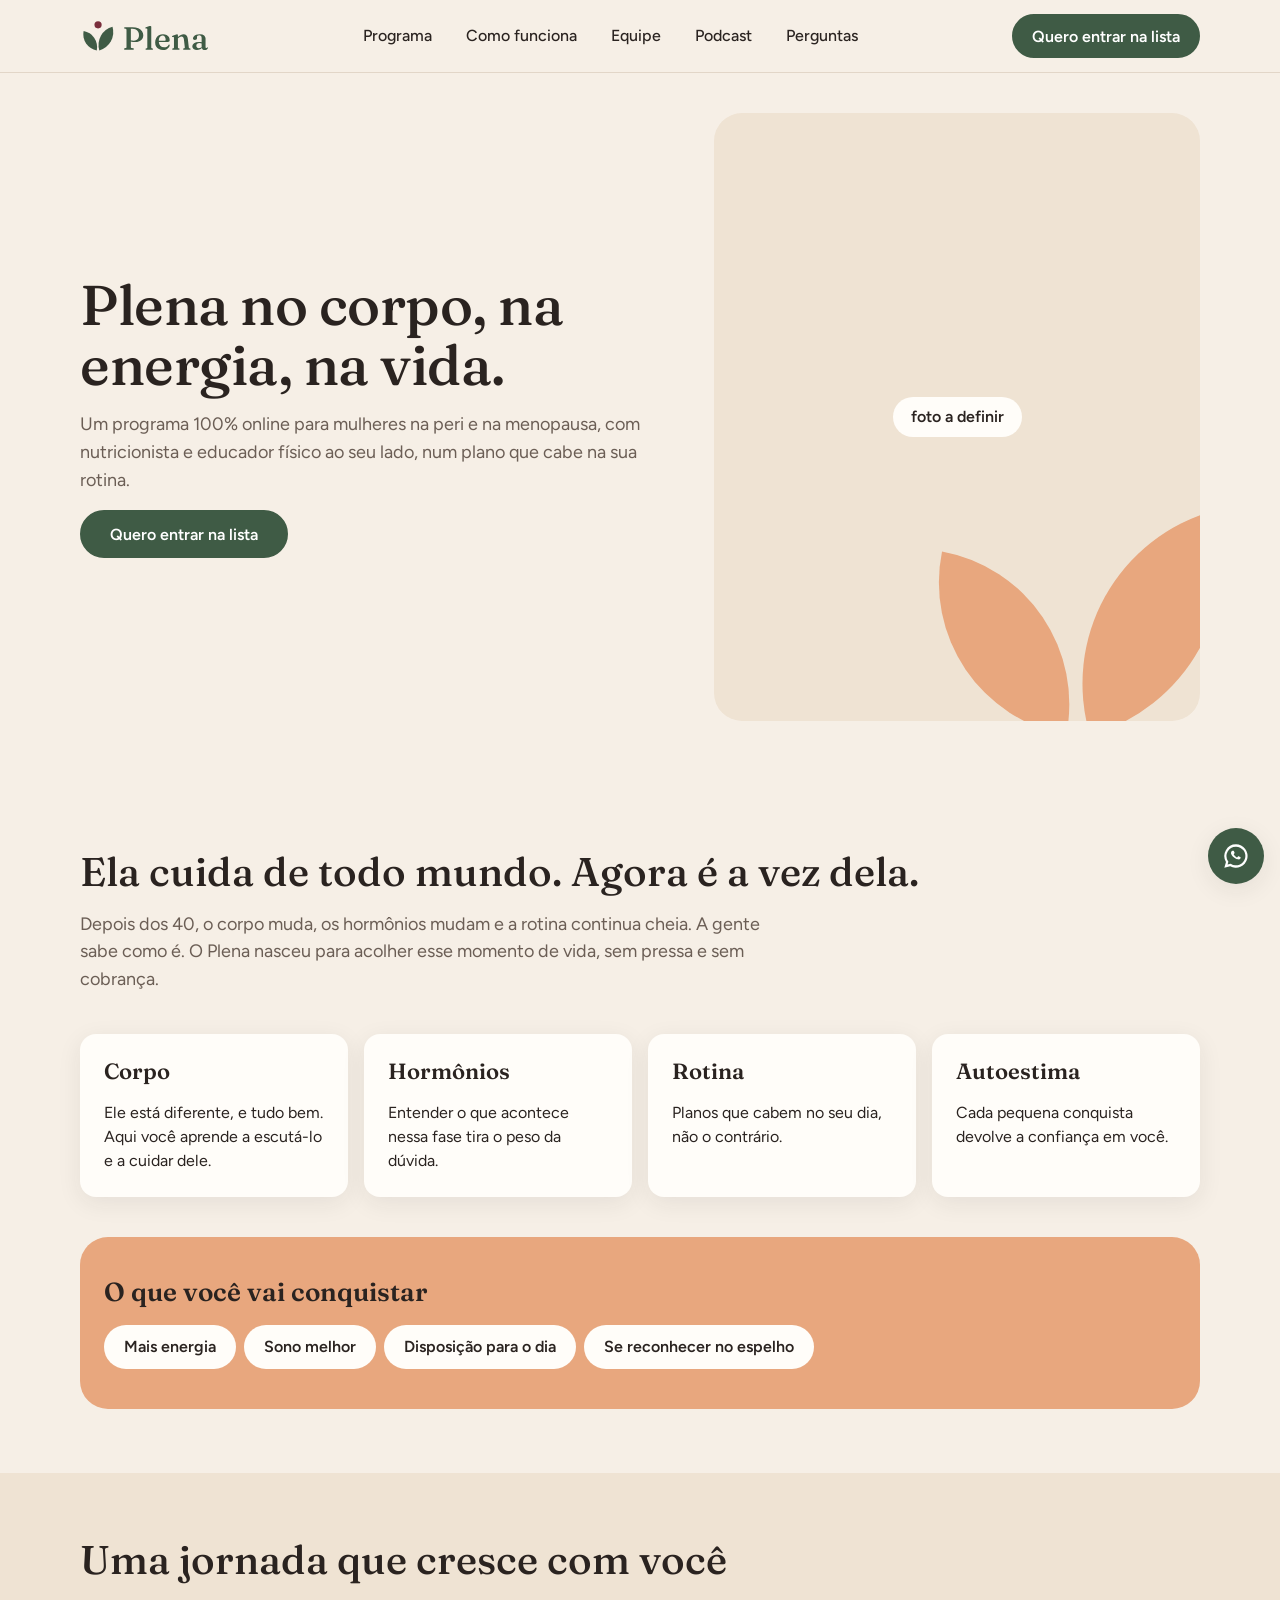
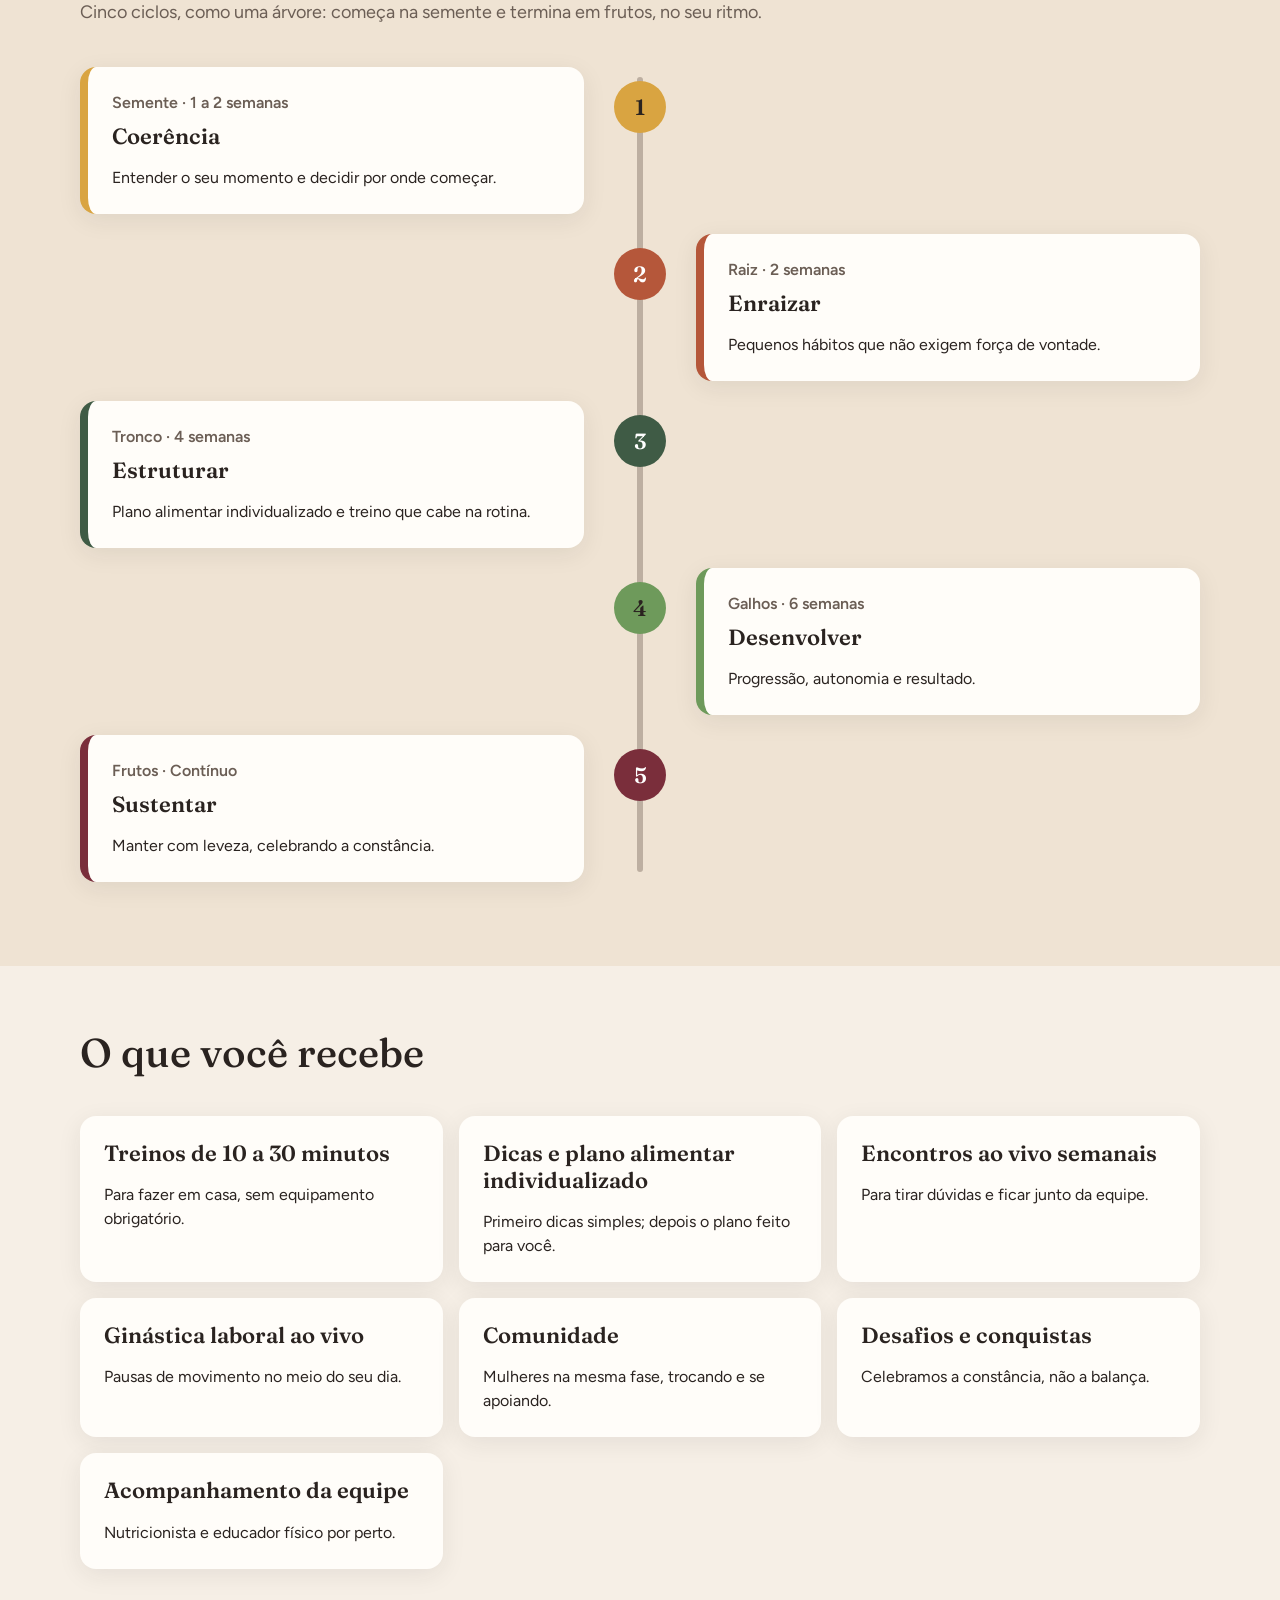
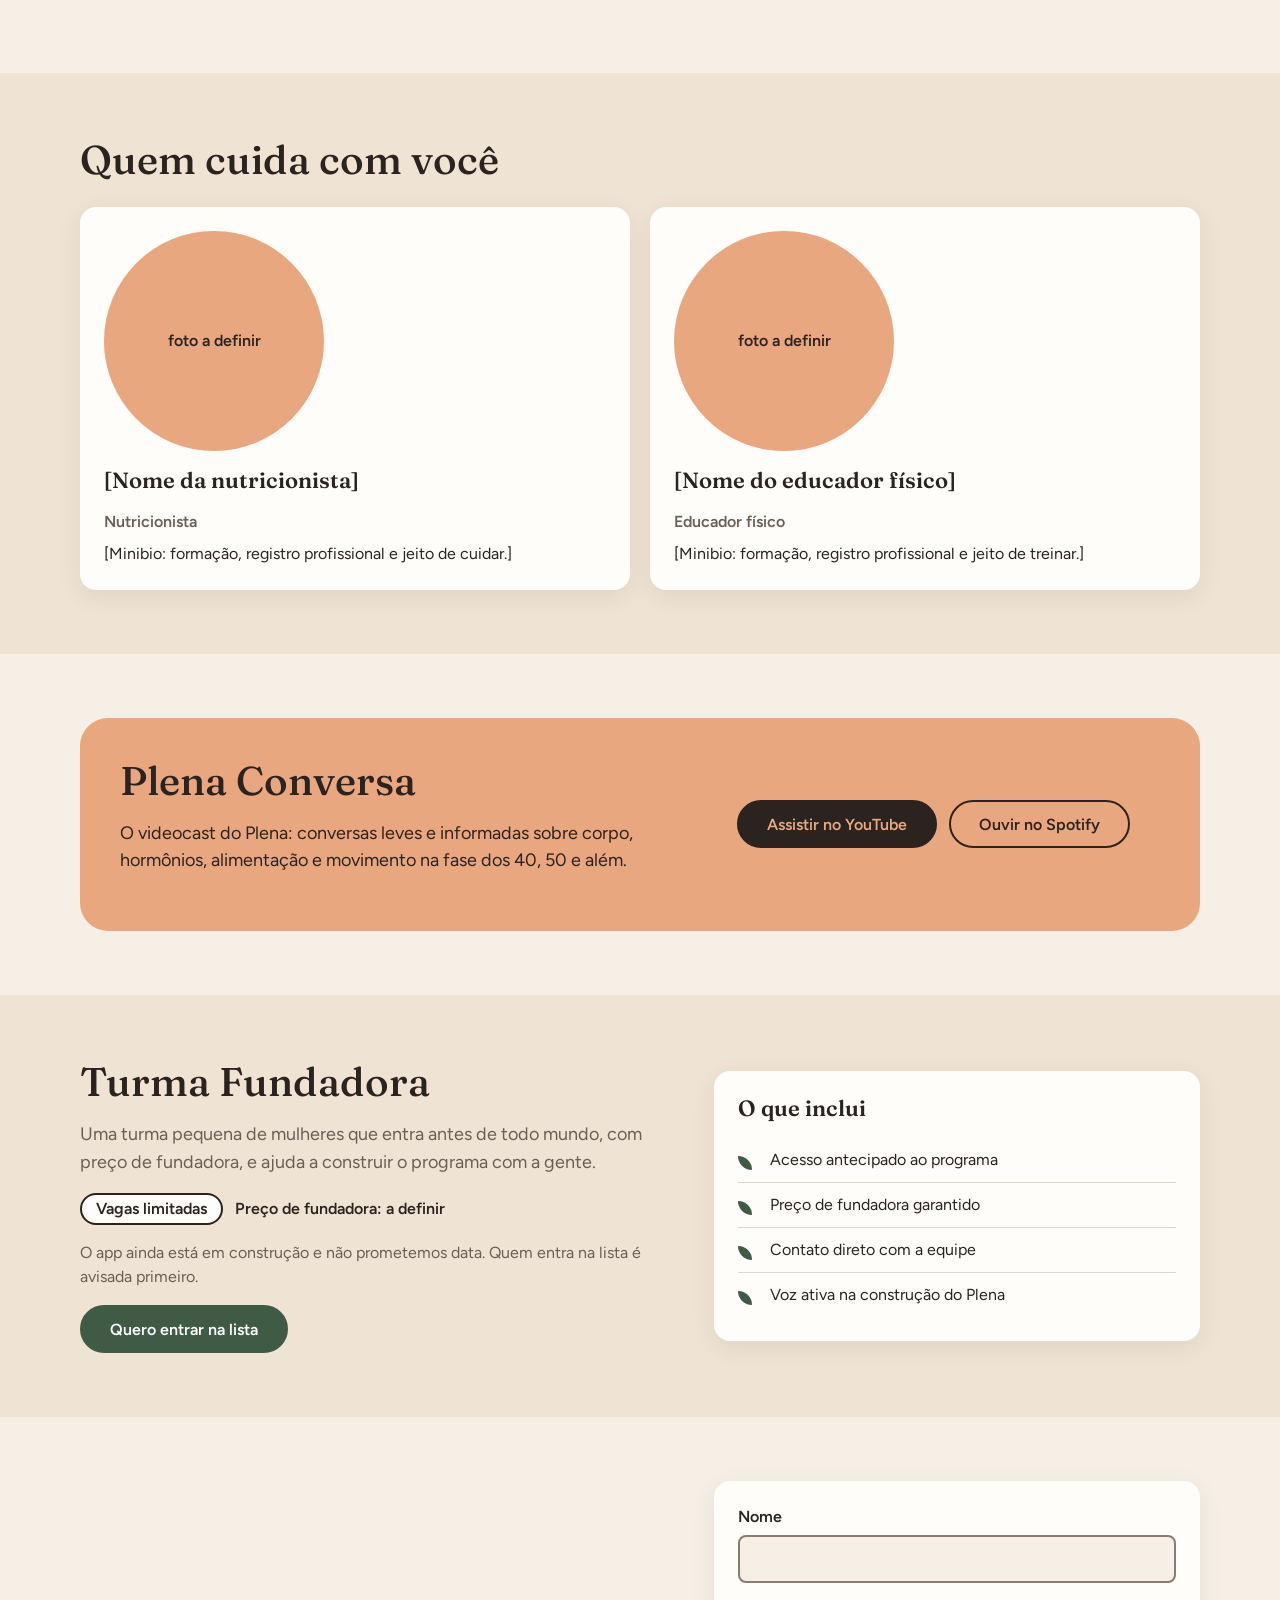
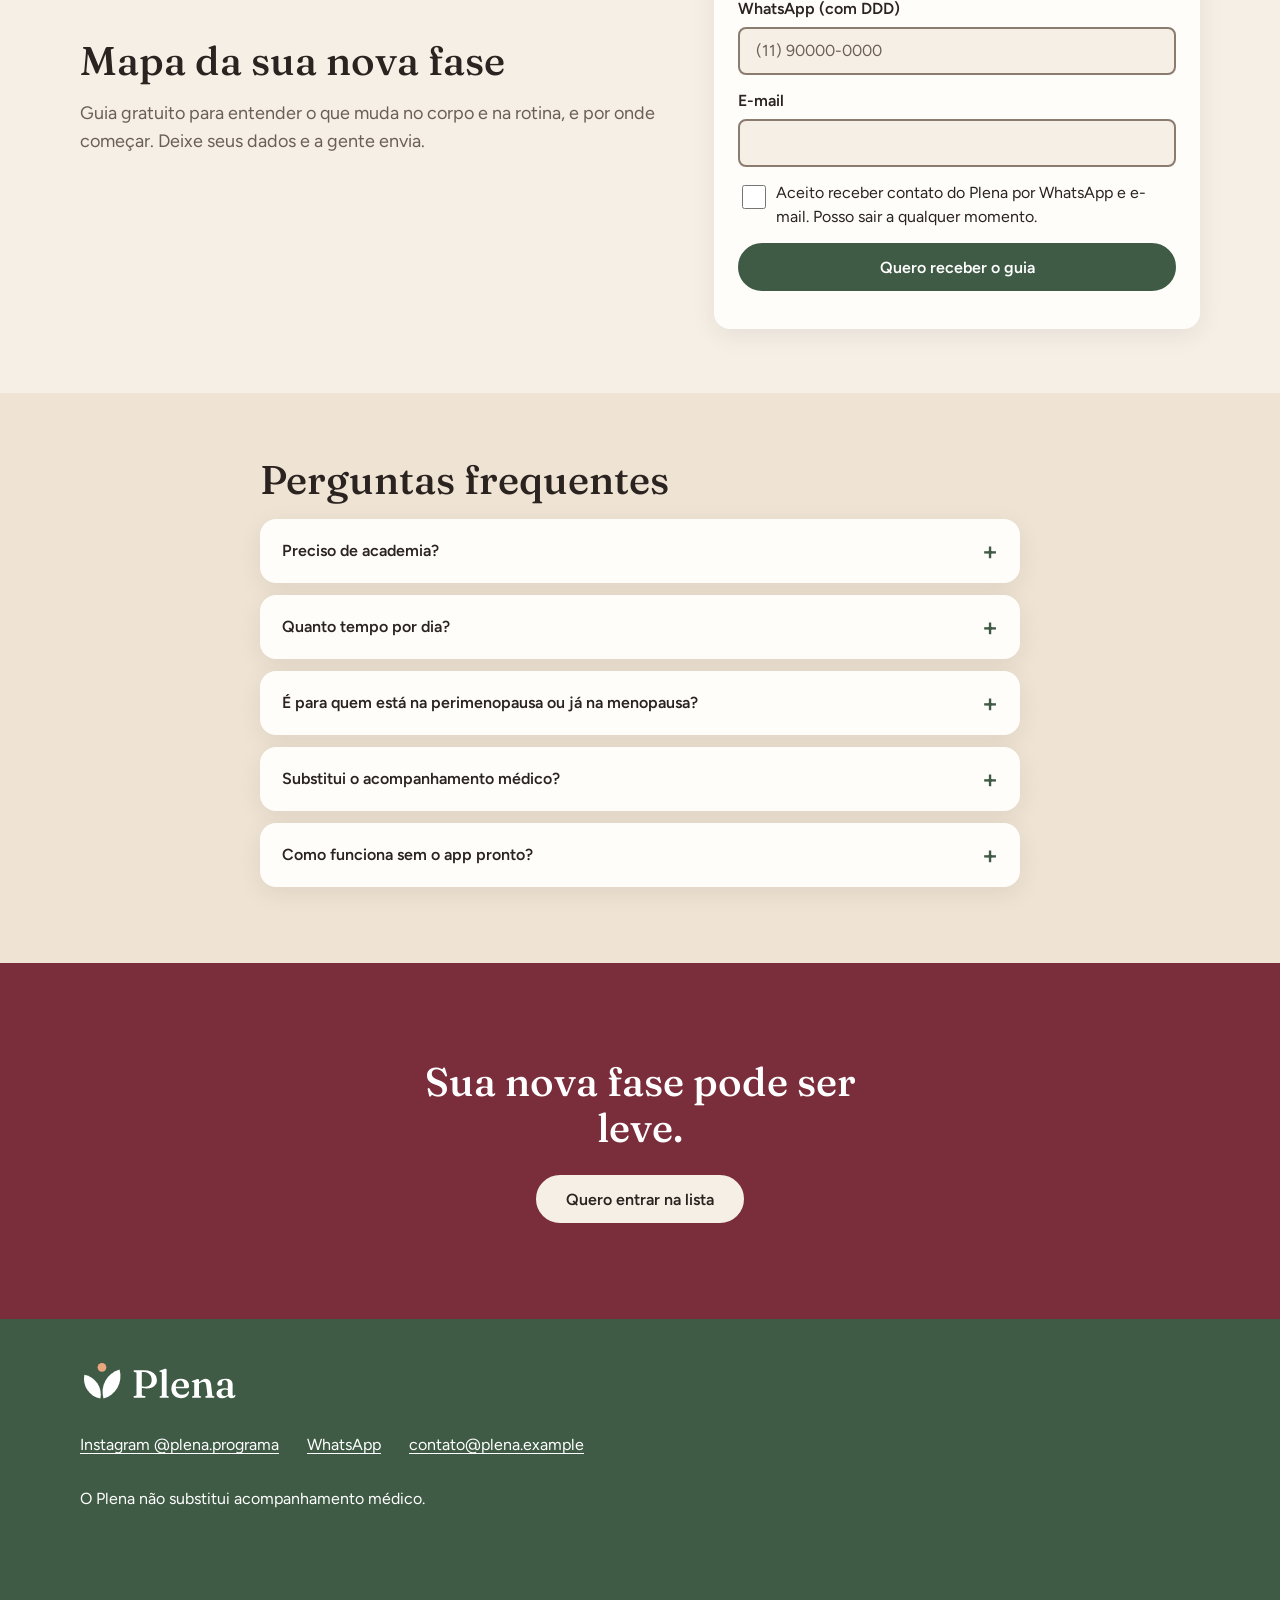
<file: plena-site/index.html>
<!DOCTYPE html>
<html lang="pt-BR">
<head>
<meta charset="UTF-8">
<meta name="viewport" content="width=device-width, initial-scale=1">
<title>Plena | Programa online de saúde para mulheres na menopausa e perimenopausa</title>
<meta name="description" content="Programa 100% online de saúde da mulher 40+ na perimenopausa e na menopausa, com nutricionista e educador físico. Treino em casa que cabe na rotina. Entre na lista de espera.">
<meta name="keywords" content="menopausa, perimenopausa, saúde da mulher 40+, treino em casa, nutricionista, educador físico">
<meta name="theme-color" content="#3f5b45">
<link rel="icon" type="image/svg+xml" href="assets/logos/plena-simbolo.svg">
<link rel="apple-touch-icon" href="assets/logos/plena-icone-app.svg">
<meta property="og:type" content="website">
<meta property="og:locale" content="pt_BR">
<meta property="og:title" content="Plena: no corpo, na energia, na vida.">
<meta property="og:description" content="Programa online para mulheres na peri e na menopausa, com nutricionista e educador físico. Entre na lista da Turma Fundadora.">
<meta property="og:image" content="assets/logos/plena-icone-app.svg">
<meta name="twitter:card" content="summary">
<link rel="preload" href="assets/fonts/Fraunces-500.woff2" as="font" type="font/woff2" crossorigin>
<link rel="preload" href="assets/fonts/Figtree-400.woff2" as="font" type="font/woff2" crossorigin>
<link rel="stylesheet" href="css/tokens.css">
<link rel="stylesheet" href="css/style.css">
</head>
<body>
<a class="pular" href="#conteudo">Ir para o conteúdo</a>
<header class="topo" id="topo"></header>
<main id="conteudo"><noscript><p class="cx">Ative o JavaScript para ver o conteúdo do Plena.</p></noscript></main>
<footer class="rodape" id="rodape"></footer>
<a class="zap" id="zap" target="_blank" rel="noopener" aria-label="Conversar pelo WhatsApp">
  <svg viewBox="0 0 24 24" width="28" height="28" aria-hidden="true"><path fill="currentColor" d="M12 2a10 10 0 0 0-8.6 15.1L2 22l5-1.3A10 10 0 1 0 12 2Zm0 2a8 8 0 1 1-4.2 14.8l-.4-.2-2.6.7.7-2.5-.3-.4A8 8 0 0 1 12 4Zm-3 3.5c-.3 0-.7.2-.9.6-.3.5-.6 1.2-.2 2.2.5 1.3 1.9 3 3.7 3.9 1.8.9 2.6.8 3.2.6.6-.2 1.1-.8 1.2-1.4 0-.2 0-.4-.1-.4l-1.6-.8c-.2-.1-.4 0-.5.1l-.6.8c-.1.1-.3.2-.5.1-1.2-.5-2.1-1.4-2.6-2.4-.1-.2 0-.3.1-.5l.5-.6c.1-.1.1-.3.1-.4l-.7-1.600c-.1-.2-.2-.3-.4-.3Z"/></svg>
</a>
<dialog id="modal" aria-labelledby="modal-titulo"></dialog>
<script src="js/config.js"></script>
<script src="js/content.js"></script>
<script src="js/main.js"></script>
</body>
</html>
</file>
<file: plena-site/css/tokens.css>
/* GERADO por tools/gerar-tokens.py a partir de tokens.json. Não edite à mão. */
@font-face{font-family:"Fraunces";src:url("../assets/fonts/Fraunces-500.woff2") format("woff2");font-weight:500;font-style:normal;font-display:swap}
@font-face{font-family:"Fraunces";src:url("../assets/fonts/Fraunces-600.woff2") format("woff2");font-weight:600;font-style:normal;font-display:swap}
@font-face{font-family:"Fraunces";src:url("../assets/fonts/Fraunces-500-italic.woff2") format("woff2");font-weight:500;font-style:italic;font-display:swap}
@font-face{font-family:"Figtree";src:url("../assets/fonts/Figtree-400.woff2") format("woff2");font-weight:400;font-style:normal;font-display:swap}
@font-face{font-family:"Figtree";src:url("../assets/fonts/Figtree-500.woff2") format("woff2");font-weight:500;font-style:normal;font-display:swap}
@font-face{font-family:"Figtree";src:url("../assets/fonts/Figtree-600.woff2") format("woff2");font-weight:600;font-style:normal;font-display:swap}

:root{
  color-scheme: light;
  --surface-100:#f6efe6;
  --surface-200:#fffdf9;
  --surface-300:#efe3d3;
  --line:#e2d6c8;
  --line-strong:#8c7c70;
  --ink:#2a2320;
  --ink-muted:#6b5e55;
  --seiva:#3f5b45;
  --on-seiva:#ffffff;
  --amora:#7a2e3b;
  --on-amora:#ffffff;
  --damasco:#e8a77e;
  --mel:#d9a441;
  --terracota:#b5573a;
  --on-terracota:#ffffff;
  --folha:#6e9a5b;
  --fase-coerencia:var(--mel);
  --fase-enraizar:var(--terracota);
  --fase-estruturar:var(--seiva);
  --fase-desenvolver:var(--folha);
  --fase-sustentar:var(--amora);
  --foco:#3f5b45;
  --space-1:4px;
  --space-2:8px;
  --space-3:16px;
  --space-4:24px;
  --space-5:40px;
  --space-6:64px;
  --radius-s:8px;
  --radius-m:16px;
  --radius-l:28px;
  --radius-full:999px;
  --sombra-suave:0 6px 24px rgba(42, 35, 32, 0.08);
  --fonte-titulo:"Fraunces", Georgia, serif;
  --fonte-texto:"Figtree", system-ui, sans-serif;
}
@media (prefers-color-scheme: dark){
  :root:not([data-tema="claro"]){
    color-scheme: dark;
  --surface-100:#1e1a18;
  --surface-200:#2a2522;
  --surface-300:#352e2a;
  --line:#3e3632;
  --line-strong:#8a7b71;
  --ink:#f4ece3;
  --ink-muted:#b8aaa0;
  --seiva:#8db596;
  --on-seiva:#1e1a18;
  --amora:#d98a97;
  --on-amora:#1e1a18;
  --damasco:#e8a77e;
  --mel:#e0b25a;
  --terracota:#e08a6c;
  --on-terracota:#1e1a18;
  --folha:#9cc48a;
  --fase-coerencia:var(--mel);
  --fase-enraizar:var(--terracota);
  --fase-estruturar:var(--seiva);
  --fase-desenvolver:var(--folha);
  --fase-sustentar:var(--amora);
  --foco:#e8a77e;
  --sombra-suave:0 6px 24px rgba(0, 0, 0, 0.35);
  }
}
:root[data-tema="escuro"]{
  color-scheme: dark;
  --surface-100:#1e1a18;
  --surface-200:#2a2522;
  --surface-300:#352e2a;
  --line:#3e3632;
  --line-strong:#8a7b71;
  --ink:#f4ece3;
  --ink-muted:#b8aaa0;
  --seiva:#8db596;
  --on-seiva:#1e1a18;
  --amora:#d98a97;
  --on-amora:#1e1a18;
  --damasco:#e8a77e;
  --mel:#e0b25a;
  --terracota:#e08a6c;
  --on-terracota:#1e1a18;
  --folha:#9cc48a;
  --fase-coerencia:var(--mel);
  --fase-enraizar:var(--terracota);
  --fase-estruturar:var(--seiva);
  --fase-desenvolver:var(--folha);
  --fase-sustentar:var(--amora);
  --foco:#e8a77e;
  --sombra-suave:0 6px 24px rgba(0, 0, 0, 0.35);
}
</file>
<file: plena-site/css/style.css>
*,*::before,*::after{box-sizing:border-box}
/* texto sobre damasco, mel e folha: tinta escura nos dois temas (ink vira claro no escuro) */
:root{--on-claro:var(--ink)}
@media(prefers-color-scheme:dark){:root:not([data-tema=claro]){--on-claro:var(--surface-100)}}
:root[data-tema=escuro]{--on-claro:var(--surface-100)}
html{scroll-behavior:smooth;scroll-padding-top:84px}
body{margin:0;background:var(--surface-100);color:var(--ink);font:400 1rem/1.5 var(--fonte-texto);-webkit-font-smoothing:antialiased}
img{max-width:100%;display:block}
h1,h2,h3{font-family:var(--fonte-titulo);font-weight:500;margin:0 0 var(--space-3)}
h1{font-size:clamp(2.25rem,7vw,3.5rem);line-height:1.07;letter-spacing:-.5px}      /* display-xl 56/60 */
h2{font-size:clamp(1.75rem,4.6vw,2.5rem);line-height:1.15}                           /* display-l 40/46 */
h3{font-size:1.625rem;line-height:1.23;font-weight:600}                              /* titulo 26/32 */
p{margin:0 0 var(--space-3)}
a{color:var(--seiva);text-underline-offset:3px}
:focus-visible{outline:2px solid var(--foco);outline-offset:2px;border-radius:var(--radius-s)}
.cx{width:min(1120px,100% - 2*var(--space-3));margin-inline:auto}
.cx-estreito{width:min(760px,100% - 2*var(--space-3))}
.pular{position:absolute;left:12px;top:-60px;background:var(--seiva);color:var(--on-seiva);padding:12px 18px;border-radius:var(--radius-full);z-index:100;font-weight:600}
.pular:focus{top:12px}

/* botões */
.btn{display:inline-flex;align-items:center;justify-content:center;min-height:48px;padding:12px 28px;border:2px solid var(--seiva);background:var(--seiva);color:var(--on-seiva);font:600 1rem var(--fonte-texto);border-radius:var(--radius-full);cursor:pointer;text-decoration:none;transition:opacity .2s}
.btn:hover{opacity:.88}
.btn:disabled{opacity:.6;cursor:wait}
.btn-sec{background:transparent;color:var(--ink);border-color:var(--ink)}
.btn-claro{background:var(--surface-100);color:var(--ink);border-color:var(--surface-100)}

/* topo */
.topo{position:sticky;top:0;z-index:50;background:var(--surface-100);border-bottom:1px solid var(--line)}
.topo-in{display:flex;align-items:center;justify-content:space-between;gap:var(--space-3);min-height:72px}
.marca{display:inline-flex;min-height:44px;align-items:center}
.marca img{height:36px;width:auto}
.topo nav{display:none}
.topo nav ul{display:flex;gap:6px;list-style:none;margin:0;padding:0}
.topo nav a{display:inline-flex;align-items:center;min-height:44px;padding:0 14px;color:var(--ink);text-decoration:none;font-weight:500;border-radius:var(--radius-full)}
.topo nav a:hover{background:var(--surface-300)}
.btn-topo{min-height:44px;padding:8px 18px}
@media(min-width:900px){.topo nav{display:block}}

/* seções */
.sec{padding:var(--space-6) 0}.sec-alt{background:var(--surface-300)}
.lead{font-size:1.125rem;line-height:1.55;color:var(--ink-muted);max-width:60ch}
.grade2{display:grid;gap:var(--space-5);align-items:center}
@media(min-width:860px){.grade2{grid-template-columns:1.1fr .9fr}}
.abertura{padding:var(--space-5) 0 var(--space-6)}
.foto{margin:0;aspect-ratio:4/5;background:var(--surface-300);border-radius:var(--radius-l);position:relative;display:grid;place-items:center;overflow:hidden}
.foto .folha{position:absolute;width:70%;right:-10%;bottom:-8%;fill:var(--damasco)}
.foto-rotulo{position:relative;background:var(--surface-200);color:var(--ink);padding:8px 18px;border-radius:var(--radius-full);font-weight:600}

.cards{list-style:none;padding:0;margin:var(--space-5) 0;display:grid;gap:var(--space-3)}
@media(min-width:640px){.cards{grid-template-columns:repeat(2,1fr)}}
@media(min-width:960px){.cards{grid-template-columns:repeat(4,1fr)}.cards3{grid-template-columns:repeat(3,1fr)}}
.card{background:var(--surface-200);border-radius:var(--radius-m);padding:var(--space-4);box-shadow:var(--sombra-suave)}
.card p:last-child{margin-bottom:0}
.card h3{font-size:1.375rem}
.parte{font-weight:600;color:var(--ink-muted);margin-bottom:var(--space-2)}
.bloco-damasco{background:var(--damasco);color:var(--on-claro);border-radius:var(--radius-l);padding:var(--space-5) var(--space-4)}
.bloco-damasco .lead{color:var(--on-claro)}
.chips{list-style:none;display:flex;flex-wrap:wrap;gap:var(--space-2);padding:0;margin:0}
.chips li{background:var(--surface-200);color:var(--ink);padding:10px 20px;border-radius:var(--radius-full);font-weight:600}
.bloco-podcast{display:grid;gap:var(--space-4);align-items:center}
@media(min-width:860px){.bloco-podcast{grid-template-columns:1.4fr 1fr;padding:var(--space-5)}}
.botoes{display:flex;flex-wrap:wrap;gap:12px}
.bloco-podcast .btn{background:var(--on-claro);border-color:var(--on-claro);color:var(--damasco)}
.bloco-podcast .btn-sec{background:transparent;color:var(--on-claro)}

/* árvore: cada ciclo com a cor e o texto da sua fase */
.arvore{list-style:none;margin:var(--space-5) 0 0;padding:0;position:relative}
.arvore::before{content:"";position:absolute;left:23px;top:10px;bottom:10px;width:6px;border-radius:var(--radius-full);background:var(--line-strong);opacity:.5}
.ciclo{position:relative;padding-left:72px;margin-bottom:20px}
.no{position:absolute;left:0;top:14px;width:52px;height:52px;border-radius:50%;background:var(--cor);color:var(--on-cor);display:grid;place-items:center;font:600 1.375rem var(--fonte-titulo)}
.ciclo .card{border-left:8px solid var(--cor)}
.ciclo[data-fase=coerencia]{--cor:var(--fase-coerencia);--on-cor:var(--on-claro)}
.ciclo[data-fase=enraizar]{--cor:var(--fase-enraizar);--on-cor:var(--on-terracota)}
.ciclo[data-fase=estruturar]{--cor:var(--fase-estruturar);--on-cor:var(--on-seiva)}
.ciclo[data-fase=desenvolver]{--cor:var(--fase-desenvolver);--on-cor:var(--on-claro)}
.ciclo[data-fase=sustentar]{--cor:var(--fase-sustentar);--on-cor:var(--on-amora)}
@media(min-width:860px){
  .arvore::before{left:50%;transform:translateX(-50%)}
  .ciclo{width:50%;padding:0 56px 0 0}
  .ciclo:nth-child(even){margin-left:50%;padding:0 0 0 56px}
  .no{left:auto;right:-26px}.ciclo:nth-child(even) .no{right:auto;left:-26px}
}

/* equipe */
.equipe{display:grid;gap:20px;margin-top:var(--space-4)}
@media(min-width:700px){.equipe{grid-template-columns:1fr 1fr}}
.avatar{aspect-ratio:1;max-width:220px;border-radius:50%;background:var(--damasco);color:var(--on-claro);display:grid;place-items:center;text-align:center;font-weight:600;margin-bottom:var(--space-3)}

/* turma */
.selo{display:inline-block;background:var(--surface-200);color:var(--ink);border:2px solid var(--ink);padding:2px 14px;border-radius:var(--radius-full);font-weight:600;margin-right:var(--space-2)}
.aviso{color:var(--ink-muted)}
.lista-ok{list-style:none;padding:0;margin:0}
.lista-ok li{padding:10px 0 10px 32px;position:relative;border-bottom:1px solid var(--line)}
.lista-ok li:last-child{border:0}
.lista-ok li::before{content:"";position:absolute;left:0;top:18px;width:14px;height:14px;background:var(--seiva);border-radius:0 100% 0 100%}

/* formulário */
.form{display:grid;gap:14px}
.campo label{display:block;font-weight:600;margin-bottom:6px}
.campo input:not([type=checkbox]){width:100%;min-height:48px;padding:10px 16px;font:inherit;color:var(--ink);background:var(--surface-100);border:2px solid var(--line-strong);border-radius:var(--radius-s)}
.campo input::placeholder{color:var(--ink-muted);opacity:1}
.campo input[aria-invalid=true]{border-color:var(--amora)}
.check{display:grid;grid-template-columns:28px 1fr;column-gap:10px}
.check input{width:24px;height:24px;margin-top:4px;accent-color:var(--seiva)}
.check label{font-weight:400;margin:0}
.check .erro{grid-column:2}
.erro{color:var(--amora);font-weight:600;margin:6px 0 0}
.erro:empty{display:none}
.isca{position:absolute;left:-9999px;width:1px;height:1px;opacity:0}
.status{font-weight:600;margin:0}.status.ok{color:var(--seiva)}.status.falha{color:var(--amora)}

/* faq */
.faq{background:var(--surface-200);border-radius:var(--radius-m);padding:4px 22px;margin-bottom:12px;box-shadow:var(--sombra-suave)}
.faq summary{cursor:pointer;min-height:56px;display:flex;align-items:center;font-weight:600;list-style:none;padding:8px 0}
.faq summary::-webkit-details-marker{display:none}
.faq summary::after{content:"+";margin-left:auto;padding-left:12px;font-size:1.6rem;color:var(--seiva)}
.faq[open] summary::after{content:"−"}
.faq p{color:var(--ink-muted)}

/* fechamento / rodapé */
.fechamento{background:var(--amora);color:var(--on-amora);text-align:center;padding:96px 0}
.fechamento h2{max-width:18ch;margin:0 auto var(--space-4)}
.rodape{background:var(--seiva);color:var(--on-seiva);padding:var(--space-5) 0 96px}
.rodape a{color:var(--on-seiva)}
.rodape-in img{height:44px;width:auto;margin-bottom:20px}
.contatos{list-style:none;padding:0;margin:0 0 20px;display:flex;flex-wrap:wrap;gap:8px 28px}
.contatos a{display:inline-flex;align-items:center;min-height:44px}
.aviso-rodape{margin:0}
/* no escuro, seiva vira verde claro: o logo negativo (branco) precisa de fundo escuro */
@media(prefers-color-scheme:dark){.rodape{background:var(--surface-300);color:var(--ink)}.rodape a{color:var(--ink)}}

/* whatsapp */
.zap{position:fixed;right:var(--space-3);bottom:var(--space-3);width:56px;height:56px;border-radius:50%;background:var(--seiva);color:var(--on-seiva);display:grid;place-items:center;box-shadow:var(--sombra-suave);z-index:60}

/* modal */
dialog{border:0;padding:0;border-radius:var(--radius-l);background:var(--surface-200);color:var(--ink);width:min(480px,100% - 32px);box-shadow:var(--sombra-suave)}
dialog::backdrop{background:rgba(30,26,24,.6)}
.modal-in{padding:var(--space-4);position:relative}
.modal-in h2{font-size:1.75rem;padding-right:48px}
.fechar{position:absolute;right:12px;top:12px;width:44px;height:44px;border:0;border-radius:50%;background:var(--surface-300);color:var(--ink);font-size:1.6rem;cursor:pointer}

@media(prefers-reduced-motion:reduce){*{transition:none!important;animation:none!important;scroll-behavior:auto!important}}
</file>
